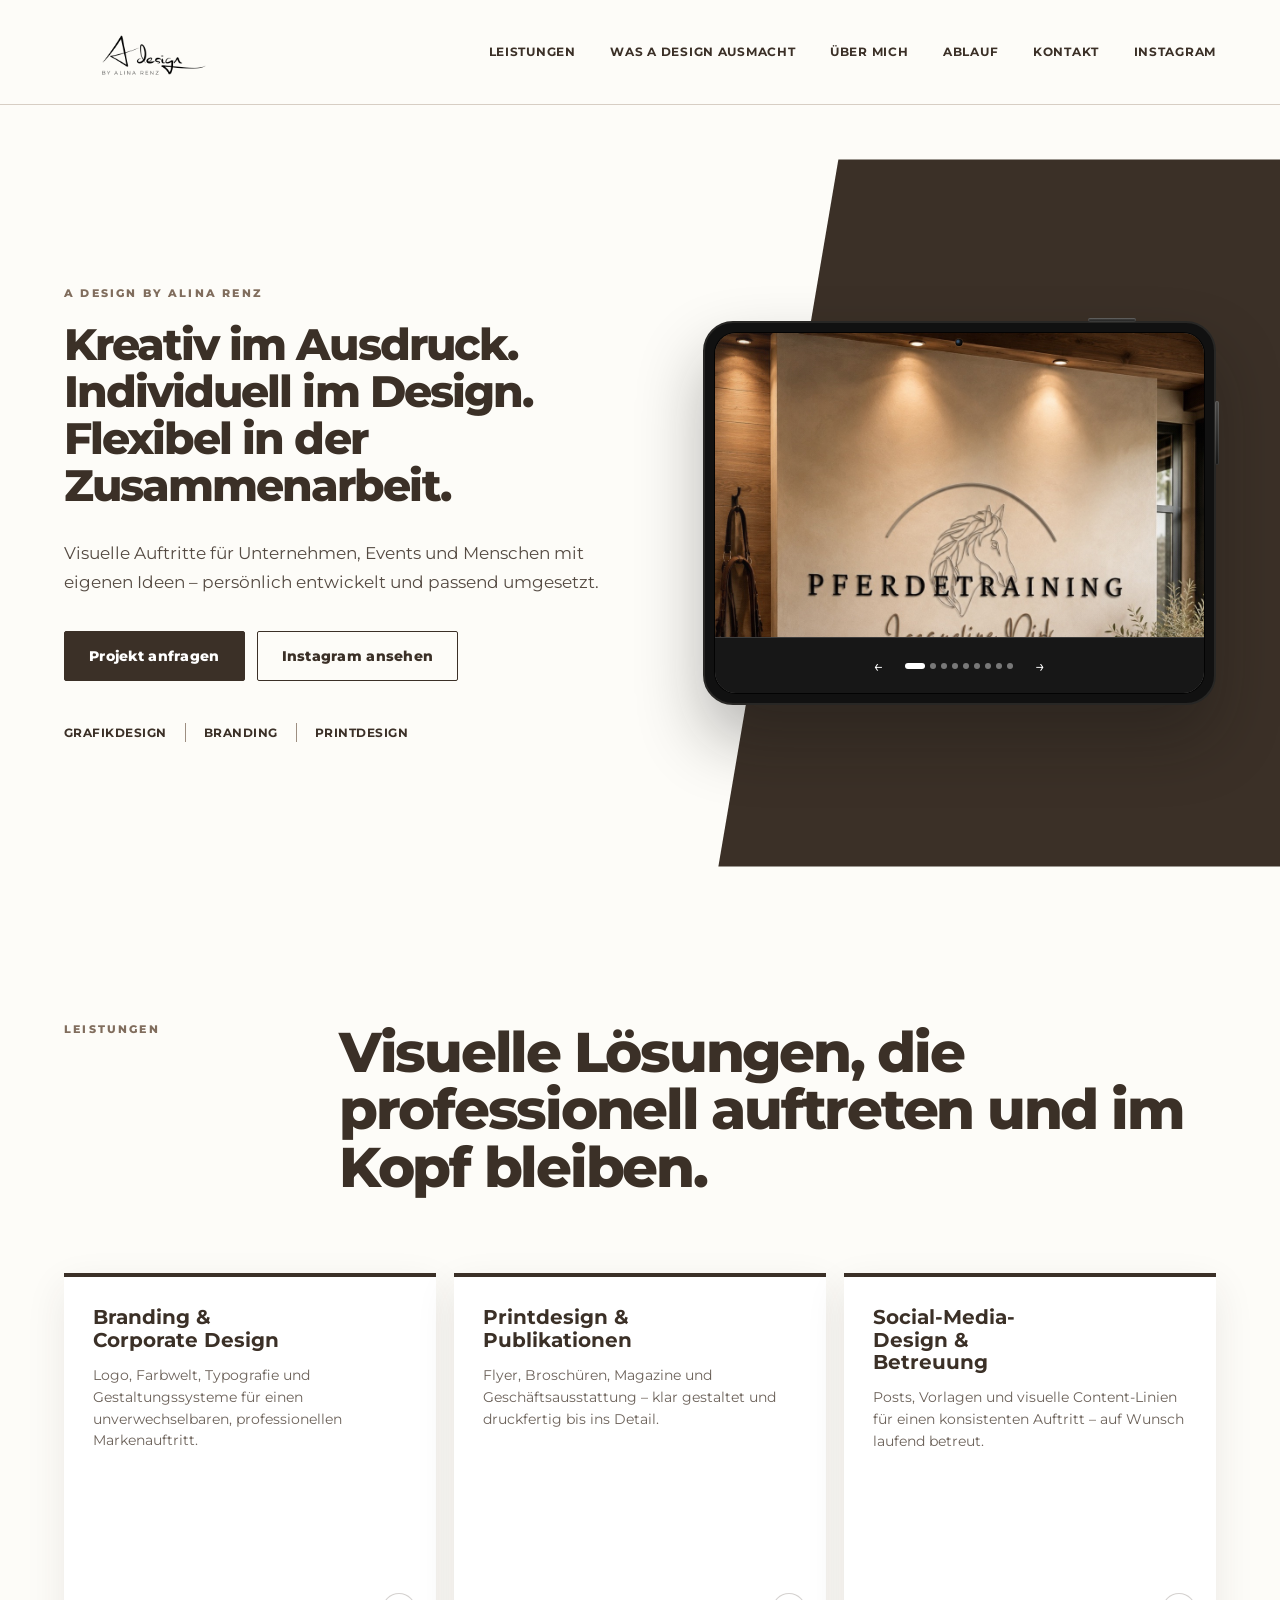
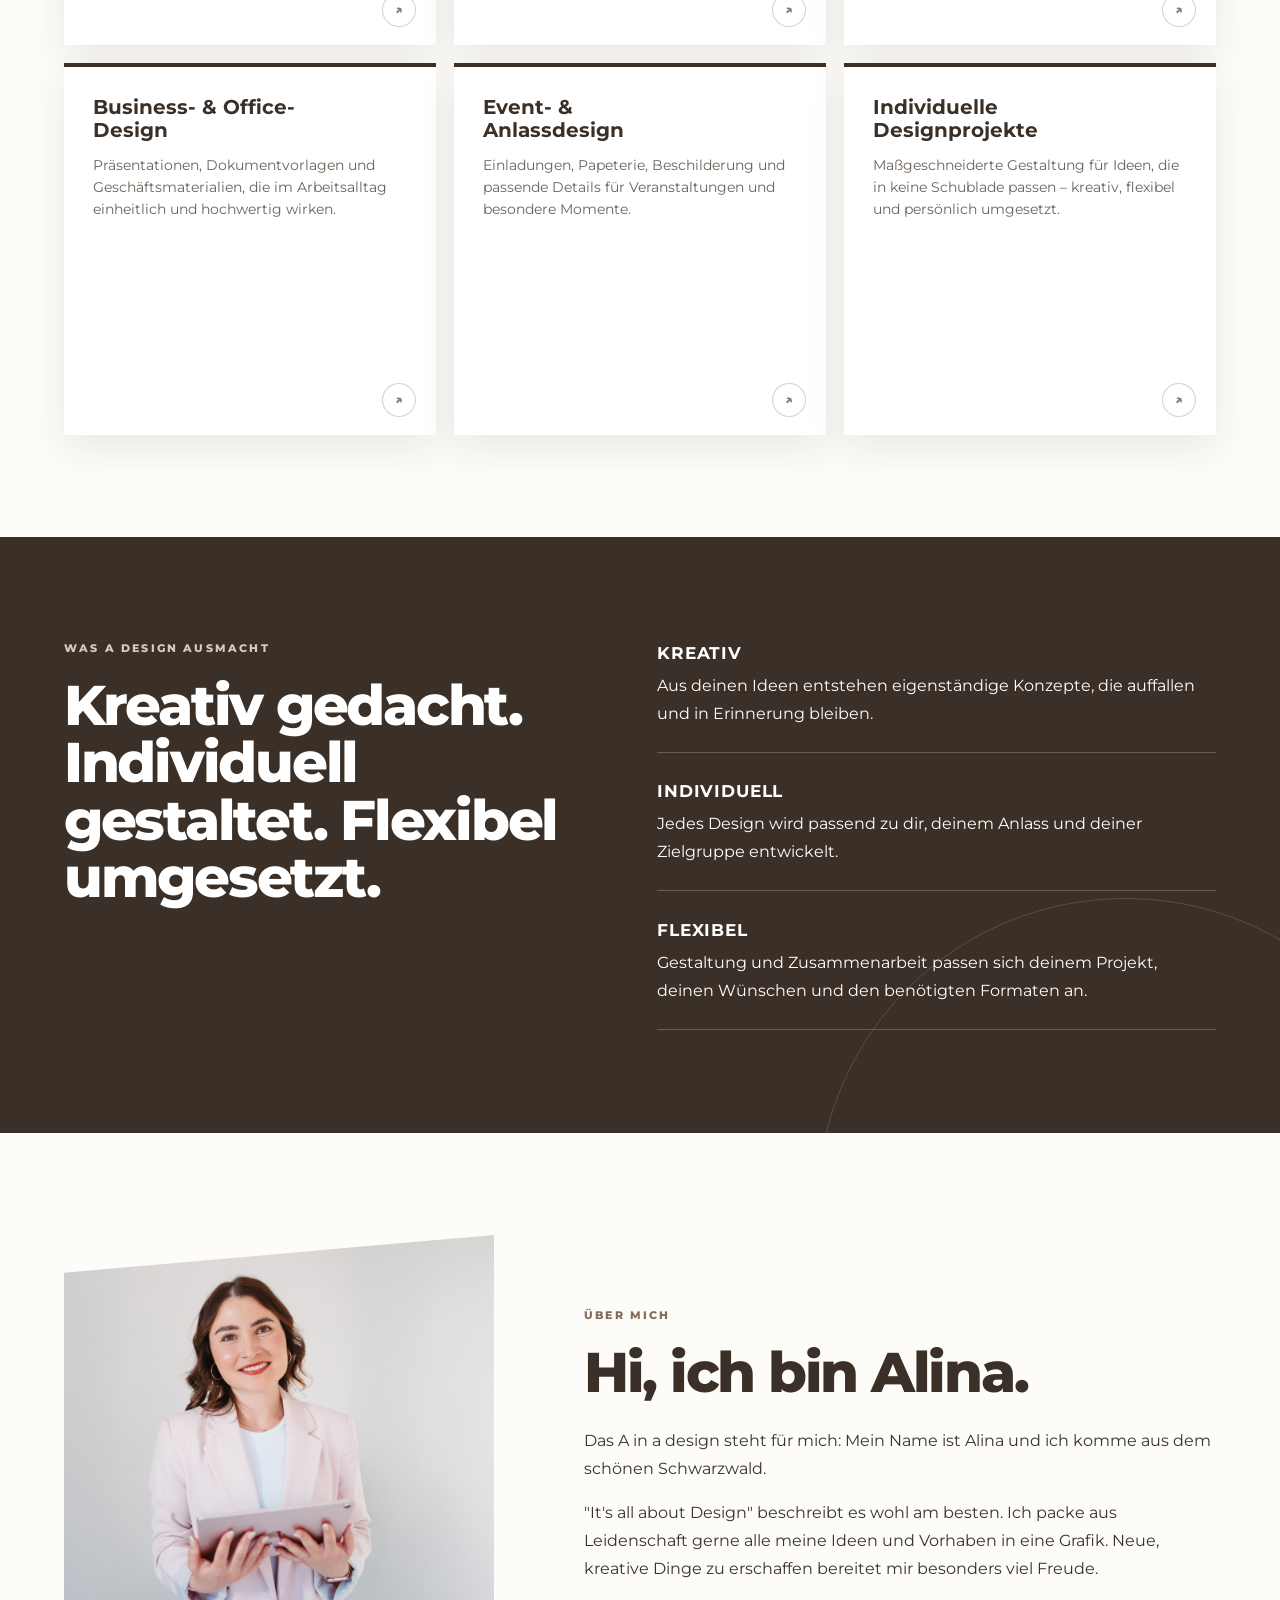
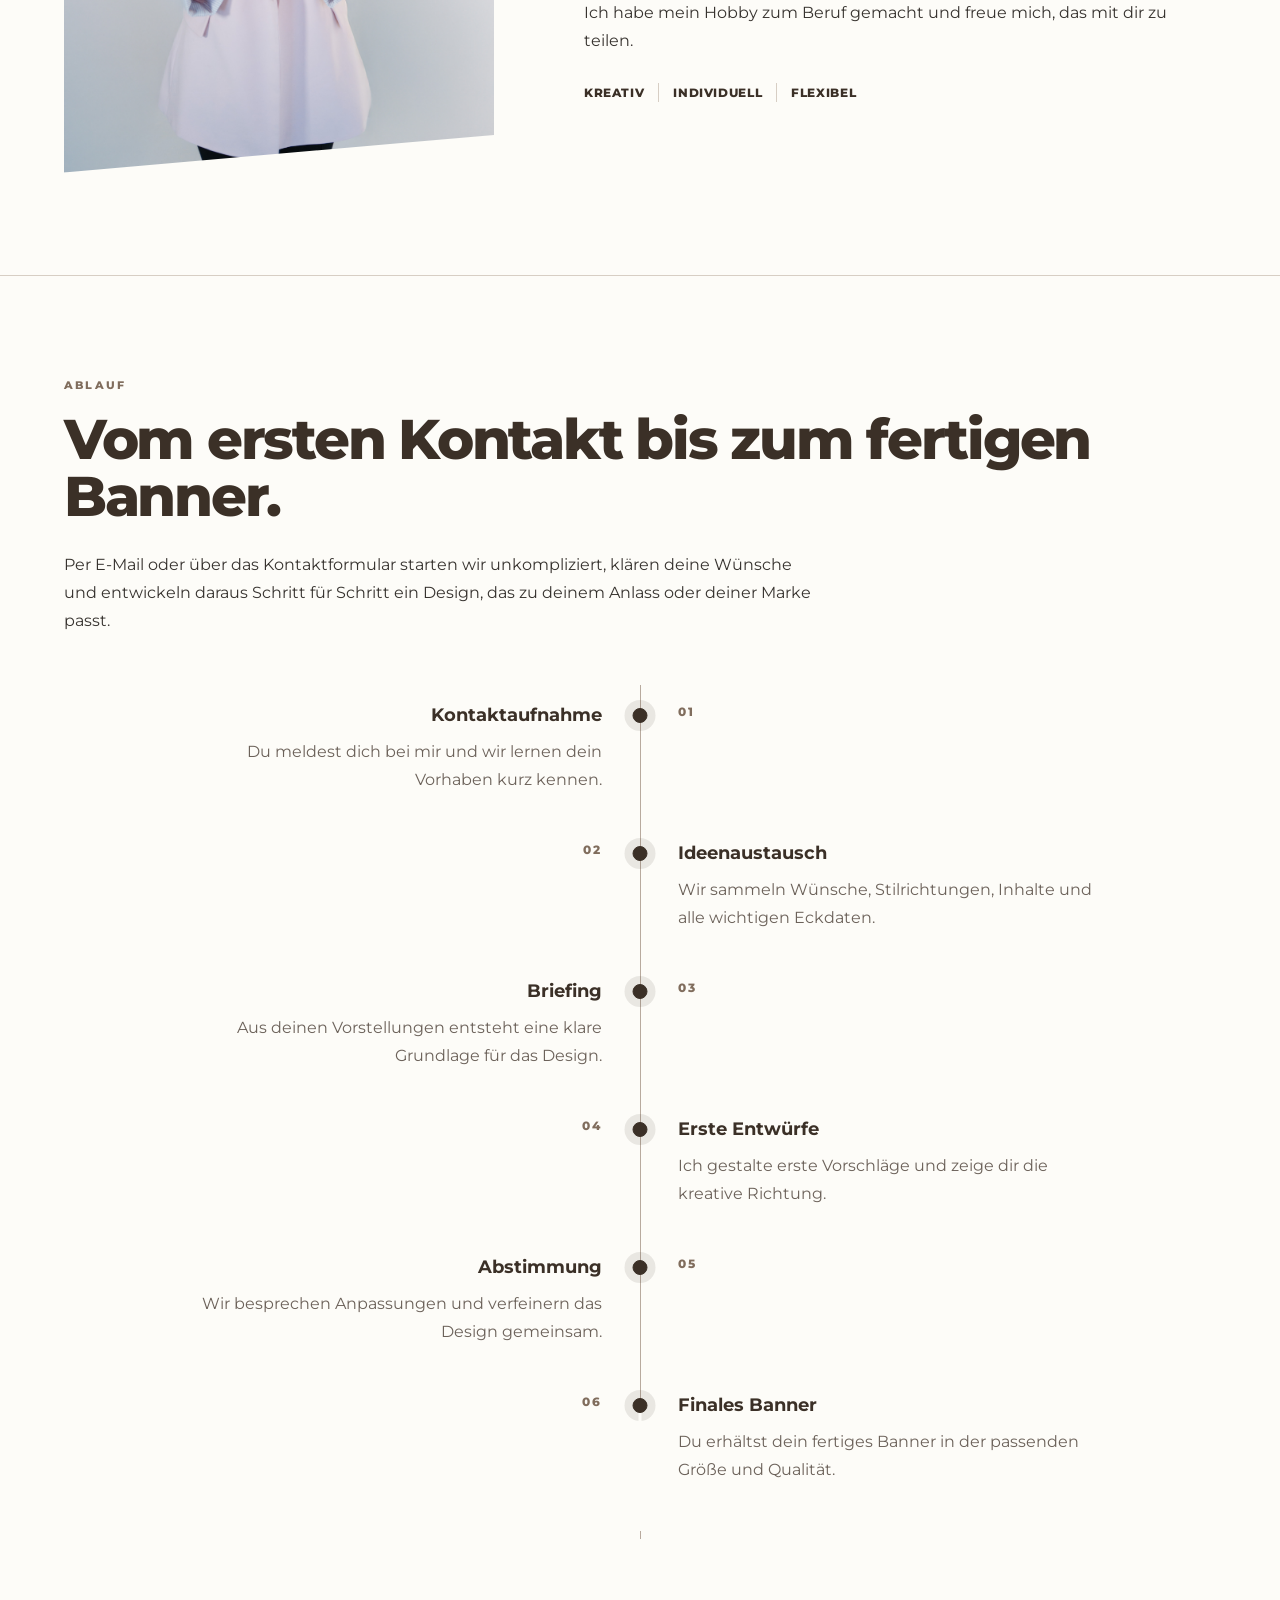
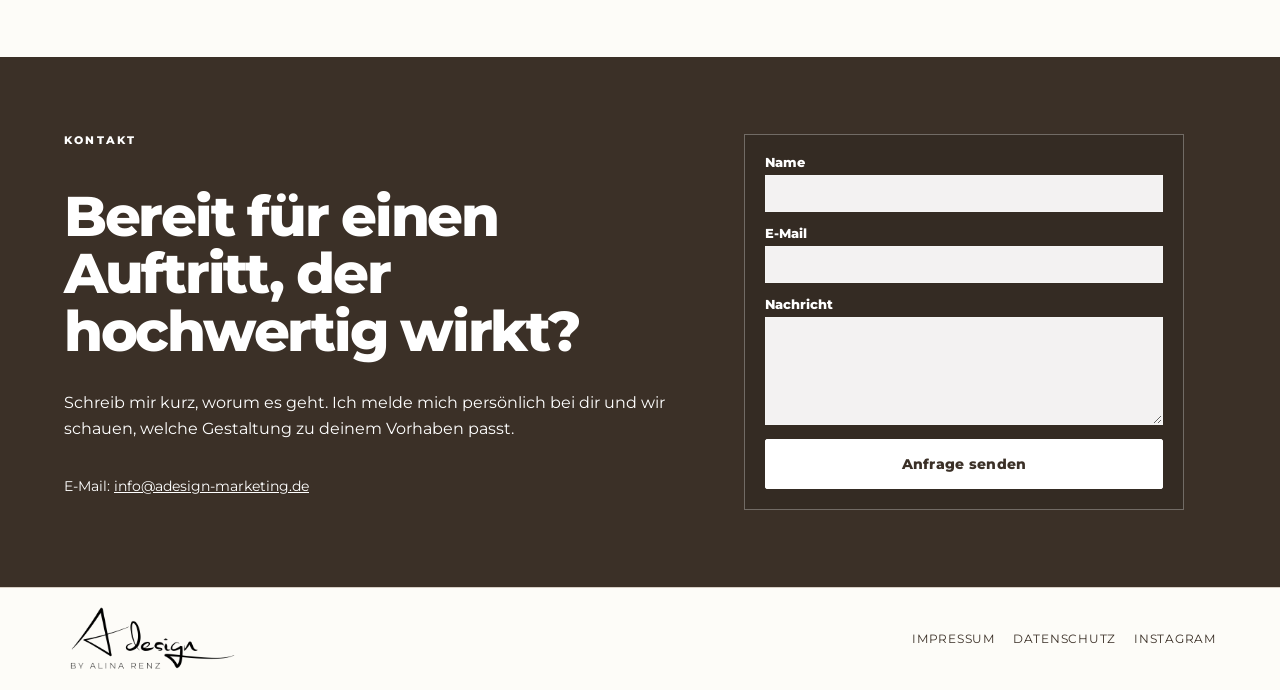
<file: index.html>
<!doctype html>
<html lang="de">
<head>
  <meta charset="utf-8" />
  <meta name="viewport" content="width=device-width, initial-scale=1" />
  <title>a design by Alina Renz</title>
  <meta name="description" content="Kreatives, individuelles und flexibles Design: Branding, Printdesign und Social-Media-Design von a design by Alina Renz." />
  <link rel="preconnect" href="https://fonts.googleapis.com">
  <link rel="preconnect" href="https://fonts.gstatic.com" crossorigin>
  <link href="https://fonts.googleapis.com/css2?family=Montserrat:wght@400;500;600;700;800;900&amp;display=swap" rel="stylesheet">
  <link rel="stylesheet" href="styles.css?v=22" />
</head>
<body>
<header class="site-header">
  <a class="logo" href="#top"><img src="assets/logo-schwarz.png" alt="a design by Alina Renz"></a>
  <nav class="site-nav" id="site-navigation">
    <a href="#leistungen">Leistungen</a>
    <a href="#studio">Was a design ausmacht</a>
    <a href="#about">Über mich</a>
    <a href="#ablauf">Ablauf</a>
    <a href="#kontakt">Kontakt</a>
    <a href="https://www.instagram.com/about_adesign" target="_blank" rel="noopener">Instagram</a>
  </nav>
  <button class="menu-toggle" type="button" aria-controls="site-navigation" aria-expanded="false" aria-label="Menü öffnen">
    <span aria-hidden="true"></span>
    <span aria-hidden="true"></span>
    <span aria-hidden="true"></span>
  </button>
  <a class="header-cta" href="#kontakt">Projekt anfragen</a>
</header>

<main id="top">
  <section class="hero">
    <div class="hero-copy">
      <p class="eyebrow">a design by Alina Renz</p>
      <h1>Kreativ im Ausdruck.<br>Individuell im Design.<br>Flexibel in der Zusammenarbeit.</h1>
      <p class="lead">Visuelle Auftritte für Unternehmen, Events und Menschen mit eigenen Ideen – persönlich entwickelt und passend umgesetzt.</p>
      <div class="cta-row">
        <a class="btn primary" href="#kontakt">Projekt anfragen</a>
        <a class="btn ghost" href="https://www.instagram.com/about_adesign" target="_blank" rel="noopener">Instagram ansehen</a>
      </div>
      <div class="hero-proof" aria-label="Leistungsschwerpunkte von a design">
        <span>Grafikdesign</span>
        <span>Branding</span>
        <span>Printdesign</span>
      </div>
    </div>
    <div class="hero-visual" aria-label="Ausgewählte Arbeiten von a design">
      <div class="device-stage">
        <div class="tablet">
          <span class="tablet-button tablet-button-top" aria-hidden="true"></span>
          <span class="tablet-button tablet-button-side" aria-hidden="true"></span>
          <div class="tablet-screen">
            <span class="tablet-camera" aria-hidden="true"></span>
            <div class="portfolio-slider" data-slider tabindex="0" aria-roledescription="Karussell" aria-label="Designreferenzen">
              <div class="screen-track" data-slider-track>
                <figure class="portfolio-slide is-active"><img src="assets/work-01.jpg" alt="Arbeitsbeispiel von a design, 1 von 9"></figure>
                <figure class="portfolio-slide business-card-slide"><img src="assets/work-03.jpg" alt="Visitenkarten-Vorder- und Rückseite als Arbeitsbeispiel von a design, 2 von 9" loading="lazy"></figure>
                <figure class="portfolio-slide"><img src="assets/work-04.jpg" alt="Arbeitsbeispiel von a design, 3 von 9" loading="lazy"></figure>
                <figure class="portfolio-slide"><img src="assets/work-05.jpg" alt="Arbeitsbeispiel von a design, 4 von 9" loading="lazy"></figure>
                <figure class="portfolio-slide"><img src="assets/work-06.jpg" alt="Arbeitsbeispiel von a design, 5 von 9" loading="lazy"></figure>
                <figure class="portfolio-slide"><img src="assets/work-07.jpg" alt="Arbeitsbeispiel von a design, 6 von 9" loading="lazy"></figure>
                <figure class="portfolio-slide"><img src="assets/portfolio-new-01.jpg" alt="Neues Arbeitsbeispiel von a design, 7 von 9" loading="lazy"></figure>
                <figure class="portfolio-slide"><img src="assets/portfolio-new-02.jpg" alt="Neues Arbeitsbeispiel von a design, 8 von 9" loading="lazy"></figure>
                <figure class="portfolio-slide"><img src="assets/work-12.jpg" alt="Arbeitsbeispiel von a design, 9 von 9" loading="lazy"></figure>
              </div>
            </div>
            <div class="portfolio-controls" aria-label="Slider-Steuerung">
              <button class="slider-arrow" type="button" data-slider-prev aria-label="Vorheriges Projekt">&#8592;</button>
              <div class="slider-dots" data-slider-dots aria-label="Projekt auswählen"></div>
              <button class="slider-arrow" type="button" data-slider-next aria-label="Nächstes Projekt">&#8594;</button>
            </div>
          </div>
        </div>
      </div>
    </div>
  </section>

  <section id="leistungen" class="section services">
    <div class="section-heading">
      <p class="eyebrow">Leistungen</p>
      <h2>Visuelle Lösungen, die professionell auftreten und im Kopf bleiben.</h2>
    </div>
    <div class="service-grid">
      <article class="service-card" tabindex="0" role="button" aria-pressed="false" aria-label="Beispiel für Branding und Corporate Design anzeigen">
        <div class="service-card-inner">
          <div class="service-face service-front">
            <h3>Branding &amp; Corporate Design</h3>
            <p>Logo, Farbwelt, Typografie und Gestaltungssysteme für einen unverwechselbaren, professionellen Markenauftritt.</p>
            <span class="flip-hint" aria-hidden="true">↗</span>
          </div>
          <div class="service-face service-back">
            <!-- Austauschbares Beispielbild: assets/service-branding-beauty-heaven.png -->
            <img src="assets/service-branding-beauty-heaven.png" alt="Beauty-Heaven-Wandlogo als Beispiel für Branding und Corporate Design" loading="lazy">
          </div>
        </div>
      </article>
      <article class="service-card" tabindex="0" role="button" aria-pressed="false" aria-label="Beispiel für Printdesign und Publikationen anzeigen">
        <div class="service-card-inner">
          <div class="service-face service-front">
            <h3>Printdesign &amp; Publikationen</h3>
            <p>Flyer, Broschüren, Magazine und Geschäftsausstattung – klar gestaltet und druckfertig bis ins Detail.</p>
            <span class="flip-hint" aria-hidden="true">↗</span>
          </div>
          <div class="service-face service-back">
            <!-- Austauschbares Beispielbild: assets/service-print.jpg -->
            <img src="assets/service-print.jpg" alt="Beispiel für Printdesign und Publikationen" loading="lazy">
          </div>
        </div>
      </article>
      <article class="service-card" tabindex="0" role="button" aria-pressed="false" aria-label="Beispiel für Social-Media-Design und Betreuung anzeigen">
        <div class="service-card-inner">
          <div class="service-face service-front">
            <h3>Social-Media-Design &amp; Betreuung</h3>
            <p>Posts, Vorlagen und visuelle Content-Linien für einen konsistenten Auftritt – auf Wunsch laufend betreut.</p>
            <span class="flip-hint" aria-hidden="true">↗</span>
          </div>
          <div class="service-face service-back">
            <!-- Austauschbares Beispielbild: assets/IMG_0538.jpg -->
            <img src="assets/IMG_0538.jpg" alt="Beispiel für Social-Media-Design und Betreuung" loading="lazy">
          </div>
        </div>
      </article>
      <article class="service-card" tabindex="0" role="button" aria-pressed="false" aria-label="Beispiel für Business und Office Design anzeigen">
        <div class="service-card-inner">
          <div class="service-face service-front">
            <h3>Business- &amp; Office-Design</h3>
            <p>Präsentationen, Dokumentvorlagen und Geschäftsmaterialien, die im Arbeitsalltag einheitlich und hochwertig wirken.</p>
            <span class="flip-hint" aria-hidden="true">↗</span>
          </div>
          <div class="service-face service-back">
            <!-- Austauschbares Beispielbild: assets/service-business-office.jpg -->
            <img src="assets/service-business-office.jpg" alt="Beispiel für Business und Office Design" loading="lazy">
          </div>
        </div>
      </article>
      <article class="service-card" tabindex="0" role="button" aria-pressed="false" aria-label="Beispiel für Event und Anlass Design anzeigen">
        <div class="service-card-inner">
          <div class="service-face service-front">
            <h3>Event- &amp; Anlassdesign</h3>
            <p>Einladungen, Papeterie, Beschilderung und passende Details für Veranstaltungen und besondere Momente.</p>
            <span class="flip-hint" aria-hidden="true">↗</span>
          </div>
          <div class="service-face service-back">
            <!-- Austauschbares Beispielbild: assets/service-event-img5745.jpg -->
            <img src="assets/service-event-img5745.jpg" alt="Beispiel für Event und Anlass Design" loading="lazy">
          </div>
        </div>
      </article>
      <article class="service-card" tabindex="0" role="button" aria-pressed="false" aria-label="Beispiel für individuelle Designprojekte anzeigen">
        <div class="service-card-inner">
          <div class="service-face service-front">
            <h3>Individuelle Designprojekte</h3>
            <p>Maßgeschneiderte Gestaltung für Ideen, die in keine Schublade passen – kreativ, flexibel und persönlich umgesetzt.</p>
            <span class="flip-hint" aria-hidden="true">↗</span>
          </div>
          <div class="service-face service-back">
            <!-- Austauschbares Beispielbild: assets/service-individual-custom.jpg -->
            <img src="assets/service-individual-custom.jpg" alt="Beispiel für ein individuelles Designprojekt" loading="lazy">
          </div>
        </div>
      </article>
    </div>
  </section>

  <section id="studio" class="section studio-strip">
    <div>
      <p class="eyebrow">Was a design ausmacht</p>
      <h2>Kreativ gedacht. Individuell gestaltet. Flexibel umgesetzt.</h2>
    </div>
    <div class="studio-points">
      <p><strong>Kreativ</strong><br>Aus deinen Ideen entstehen eigenständige Konzepte, die auffallen und in Erinnerung bleiben.</p>
      <p><strong>Individuell</strong><br>Jedes Design wird passend zu dir, deinem Anlass und deiner Zielgruppe entwickelt.</p>
      <p><strong>Flexibel</strong><br>Gestaltung und Zusammenarbeit passen sich deinem Projekt, deinen Wünschen und den benötigten Formaten an.</p>
    </div>
  </section>

  <section id="about" class="section split about">
    <div class="portrait">
      <img class="portrait-image" src="assets/Ich.png" alt="Alina Renz" loading="lazy">
    </div>
    <div>
      <p class="eyebrow">Über mich</p>
      <h2>Hi, ich bin Alina.</h2>
      <p>Das A in a design steht für mich: Mein Name ist Alina und ich komme aus dem schönen Schwarzwald.</p>
      <p>"It's all about Design" beschreibt es wohl am besten. Ich packe aus Leidenschaft gerne alle meine Ideen und Vorhaben in eine Grafik. Neue, kreative Dinge zu erschaffen bereitet mir besonders viel Freude.</p>
      <p>Ich habe mein Hobby zum Beruf gemacht und freue mich, das mit dir zu teilen.</p>
      <div class="signature-line">
        <span>kreativ</span>
        <span>individuell</span>
        <span>flexibel</span>
      </div>
    </div>
  </section>

  <section id="ablauf" class="section process">
    <p class="eyebrow">Ablauf</p>
    <h2>Vom ersten Kontakt bis zum fertigen Banner.</h2>
    <div class="process-intro">
      <p>Per E-Mail oder über das Kontaktformular starten wir unkompliziert, klären deine Wünsche und entwickeln daraus Schritt für Schritt ein Design, das zu deinem Anlass oder deiner Marke passt.</p>
    </div>
    <ol class="steps">
      <li><span>01</span><div><h3>Kontaktaufnahme</h3><p>Du meldest dich bei mir und wir lernen dein Vorhaben kurz kennen.</p></div></li>
      <li><span>02</span><div><h3>Ideenaustausch</h3><p>Wir sammeln Wünsche, Stilrichtungen, Inhalte und alle wichtigen Eckdaten.</p></div></li>
      <li><span>03</span><div><h3>Briefing</h3><p>Aus deinen Vorstellungen entsteht eine klare Grundlage für das Design.</p></div></li>
      <li><span>04</span><div><h3>Erste Entwürfe</h3><p>Ich gestalte erste Vorschläge und zeige dir die kreative Richtung.</p></div></li>
      <li><span>05</span><div><h3>Abstimmung</h3><p>Wir besprechen Anpassungen und verfeinern das Design gemeinsam.</p></div></li>
      <li><span>06</span><div><h3>Finales Banner</h3><p>Du erhältst dein fertiges Banner in der passenden Größe und Qualität.</p></div></li>
    </ol>
  </section>

  <section id="kontakt" class="section contact">
    <p class="eyebrow">Kontakt</p>
    <h2>Bereit für einen Auftritt, der hochwertig wirkt?</h2>
    <p>Schreib mir kurz, worum es geht. Ich melde mich persönlich bei dir und wir schauen, welche Gestaltung zu deinem Vorhaben passt.</p>

    <form action="https://formsubmit.co/info@adesign-marketing.de" method="POST">
      <input type="hidden" name="_subject" value="Neue Anfrage über adesign-marketing.de">
      <input type="hidden" name="_captcha" value="false">
      <label>Name<input required name="name" type="text"></label>
      <label>E-Mail<input required name="email" type="email"></label>
      <label>Nachricht<textarea required name="message" rows="5"></textarea></label>
      <button class="btn primary" type="submit">Anfrage senden</button>
    </form>

    <p class="small">E-Mail: <a href="mailto:info@adesign-marketing.de">info@adesign-marketing.de</a></p>
  </section>
</main>

<footer>
  <img src="assets/logo-weiss.png" alt="a design Logo">
  <div>
    <a href="impressum.html">Impressum</a>
    <a href="datenschutz.html">Datenschutz</a>
    <a href="https://www.instagram.com/about_adesign" target="_blank" rel="noopener">Instagram</a>
  </div>
</footer>

<script src="script.js?v=12"></script>
</body>
</html>
</file>
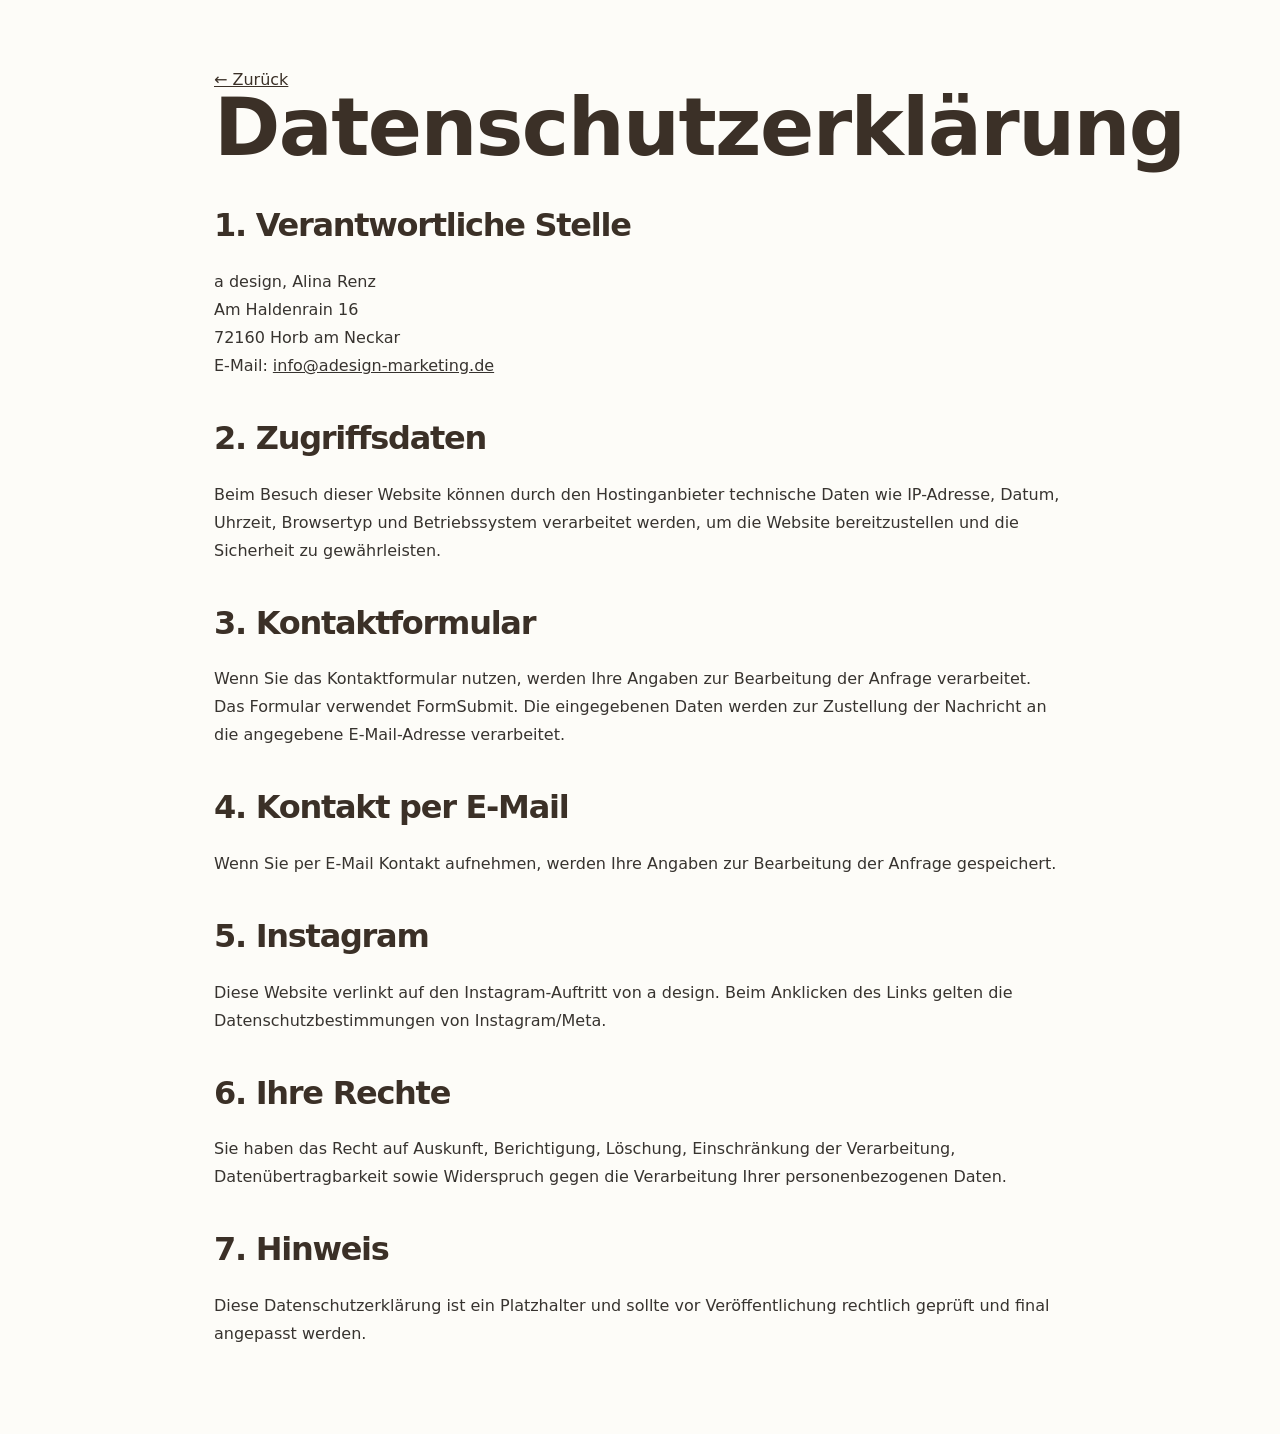
<file: datenschutz.html>
<!doctype html>
<html lang="de">
<head>
  <meta charset="utf-8">
  <meta name="viewport" content="width=device-width, initial-scale=1">
  <title>Datenschutz | a design</title>
  <link rel="stylesheet" href="styles.css">
</head>
<body>
<main class="legal">
  <a href="index.html">← Zurück</a>
  <h1>Datenschutzerklärung</h1>

  <h2>1. Verantwortliche Stelle</h2>
  <p>
    a design, Alina Renz<br>
    Am Haldenrain 16<br>
    72160 Horb am Neckar<br>
    E-Mail: <a href="mailto:info@adesign-marketing.de">info@adesign-marketing.de</a>
  </p>

  <h2>2. Zugriffsdaten</h2>
  <p>Beim Besuch dieser Website können durch den Hostinganbieter technische Daten wie IP-Adresse, Datum, Uhrzeit, Browsertyp und Betriebssystem verarbeitet werden, um die Website bereitzustellen und die Sicherheit zu gewährleisten.</p>

  <h2>3. Kontaktformular</h2>
  <p>Wenn Sie das Kontaktformular nutzen, werden Ihre Angaben zur Bearbeitung der Anfrage verarbeitet. Das Formular verwendet FormSubmit. Die eingegebenen Daten werden zur Zustellung der Nachricht an die angegebene E-Mail-Adresse verarbeitet.</p>

  <h2>4. Kontakt per E-Mail</h2>
  <p>Wenn Sie per E-Mail Kontakt aufnehmen, werden Ihre Angaben zur Bearbeitung der Anfrage gespeichert.</p>

  <h2>5. Instagram</h2>
  <p>Diese Website verlinkt auf den Instagram-Auftritt von a design. Beim Anklicken des Links gelten die Datenschutzbestimmungen von Instagram/Meta.</p>

  <h2>6. Ihre Rechte</h2>
  <p>Sie haben das Recht auf Auskunft, Berichtigung, Löschung, Einschränkung der Verarbeitung, Datenübertragbarkeit sowie Widerspruch gegen die Verarbeitung Ihrer personenbezogenen Daten.</p>

  <h2>7. Hinweis</h2>
  <p>Diese Datenschutzerklärung ist ein Platzhalter und sollte vor Veröffentlichung rechtlich geprüft und final angepasst werden.</p>
</main>
</body>
</html>
</file>
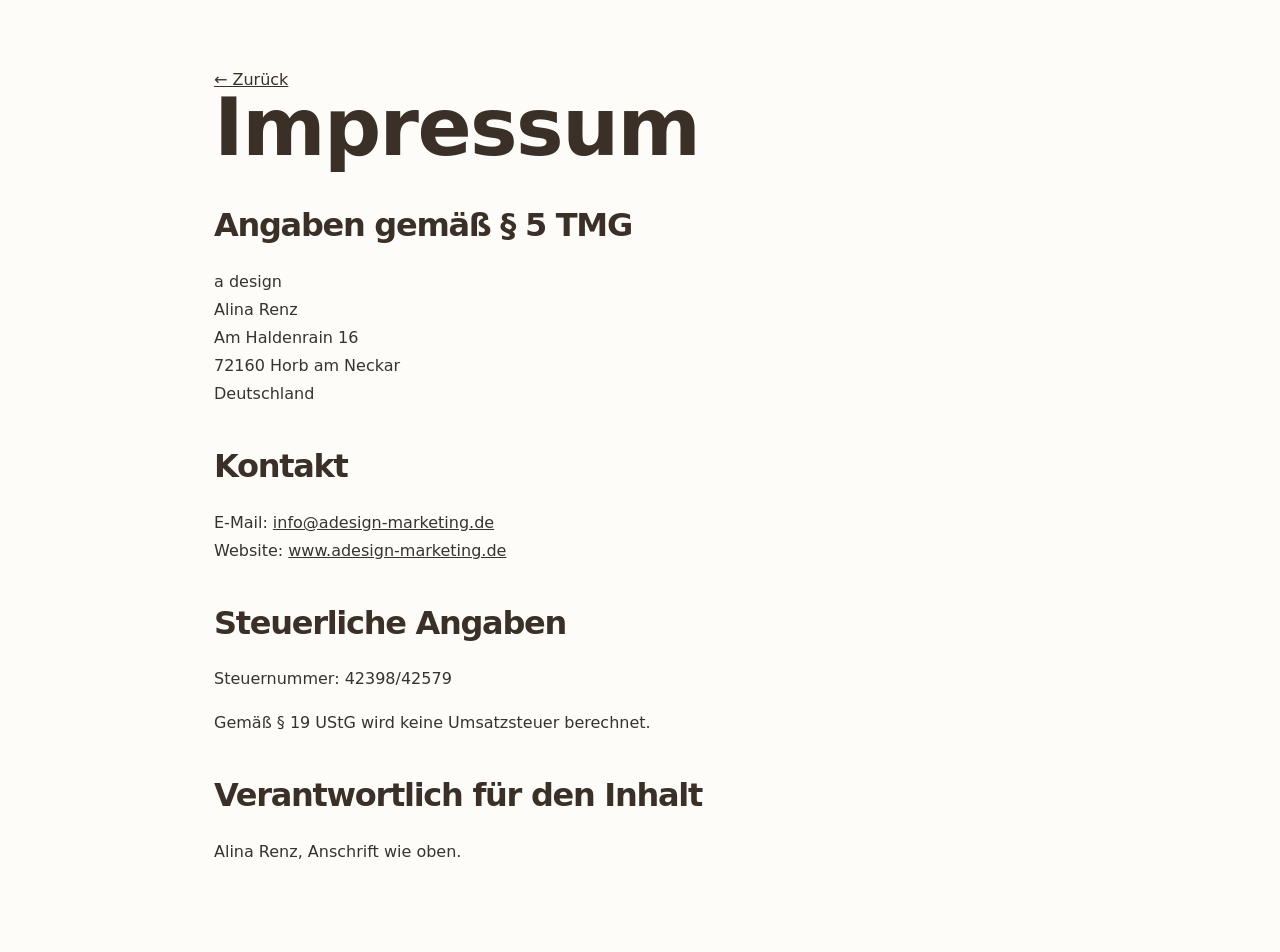
<file: impressum.html>
<!doctype html>
<html lang="de">
<head>
  <meta charset="utf-8">
  <meta name="viewport" content="width=device-width, initial-scale=1">
  <title>Impressum | a design</title>
  <link rel="stylesheet" href="styles.css">
</head>
<body>
<main class="legal">
  <a href="index.html">← Zurück</a>
  <h1>Impressum</h1>

  <h2>Angaben gemäß § 5 TMG</h2>
  <p>
    a design<br>
    Alina Renz<br>
    Am Haldenrain 16<br>
    72160 Horb am Neckar<br>
    Deutschland
  </p>

  <h2>Kontakt</h2>
  <p>
    E-Mail: <a href="mailto:info@adesign-marketing.de">info@adesign-marketing.de</a><br>
    Website: <a href="https://www.adesign-marketing.de">www.adesign-marketing.de</a>
  </p>

  <h2>Steuerliche Angaben</h2>
  <p>Steuernummer: 42398/42579</p>
  <p>Gemäß § 19 UStG wird keine Umsatzsteuer berechnet.</p>

  <h2>Verantwortlich für den Inhalt</h2>
  <p>Alina Renz, Anschrift wie oben.</p>
</main>
</body>
</html>
</file>
<file: styles.css>
:root{
  --ink:#11100f;
  --paper:#fbfaf7;
  --surface:#f3eee8;
  --line:#ded7ce;
  --muted:#68615a;
  --accent:#a88667;
  --deep:#1b1917;
  --white:#fff;
}
*{box-sizing:border-box}
html{scroll-behavior:smooth}
body{
  margin:0;
  overflow-x:clip;
  font-family:"Montserrat", ui-sans-serif, system-ui, -apple-system, BlinkMacSystemFont, "Segoe UI", sans-serif;
  color:var(--ink);
  background:var(--paper);
}
a{color:inherit}
.js .reveal{
  opacity:0;
  transform:translate3d(0,34px,0);
  filter:blur(10px);
  transition:
    opacity .9s cubic-bezier(.16,1,.3,1) var(--reveal-delay,0ms),
    transform .9s cubic-bezier(.16,1,.3,1) var(--reveal-delay,0ms),
    filter .9s cubic-bezier(.16,1,.3,1) var(--reveal-delay,0ms);
  will-change:opacity,transform,filter;
}
.js .reveal.is-visible{
  opacity:1;
  transform:translate3d(0,0,0);
  filter:blur(0);
}
.site-header{
  position:sticky;
  top:0;
  z-index:10;
  display:flex;
  align-items:center;
  justify-content:space-between;
  gap:28px;
  padding:18px clamp(22px,5vw,72px);
  background:rgba(251,250,247,.94);
  border-bottom:1px solid var(--line);
  backdrop-filter:blur(18px);
  transition:padding .28s ease, background .28s ease, box-shadow .28s ease;
}
.js.is-scrolled .site-header{
  padding-top:12px;
  padding-bottom:12px;
  background:rgba(251,250,247,.98);
  box-shadow:0 14px 36px rgba(17,16,15,.06);
}
.logo img{width:clamp(130px,13vw,168px);display:block}
nav{
  display:flex;
  align-items:center;
  gap:clamp(16px,2.1vw,30px);
  color:#34302c;
  font-size:.82rem;
  font-weight:700;
}
nav a{
  text-decoration:none;
  transition:color .2s ease;
}
nav a:hover{color:var(--accent)}
.menu-toggle{
  display:none;
  width:44px;
  height:44px;
  flex:0 0 44px;
  align-items:center;
  justify-content:center;
  flex-direction:column;
  gap:5px;
  margin-left:auto;
  padding:0;
  border:1px solid var(--line);
  border-radius:50%;
  color:var(--ink);
  background:var(--paper);
  cursor:pointer;
}
.menu-toggle span{
  width:18px;
  height:2px;
  border-radius:2px;
  background:currentColor;
  transition:transform .25s ease, opacity .2s ease;
}
.site-header.is-menu-open .menu-toggle span:nth-child(1){transform:translateY(7px) rotate(45deg)}
.site-header.is-menu-open .menu-toggle span:nth-child(2){opacity:0}
.site-header.is-menu-open .menu-toggle span:nth-child(3){transform:translateY(-7px) rotate(-45deg)}
.header-cta{
  display:none;
  min-height:40px;
  align-items:center;
  justify-content:center;
  padding:0 16px;
  border:1px solid var(--ink);
  border-radius:999px;
  color:#fff;
  background:var(--ink);
  text-decoration:none;
  font-size:.76rem;
  font-weight:800;
}
.hero{
  position:relative;
  min-height:calc(100svh - 90px);
  display:grid;
  grid-template-columns:minmax(0,.95fr) minmax(440px,.9fr);
  gap:clamp(40px,4.5vw,72px);
  align-items:center;
  max-width:1440px;
  margin:0 auto;
  padding:clamp(62px,6vw,96px) clamp(22px,5vw,72px) clamp(76px,7vw,112px);
  isolation:isolate;
}
.hero::before{
  content:"";
  position:absolute;
  z-index:-1;
  width:min(52vw,740px);
  aspect-ratio:1;
  right:-12%;
  top:4%;
  border-radius:50%;
  background:radial-gradient(circle,rgba(168,134,103,.16),rgba(168,134,103,0) 69%);
  pointer-events:none;
}
.hero-copy{max-width:690px}
.js .hero-copy{
  opacity:calc(1 - (var(--hero-progress,0) * .24));
  transform:translate3d(0, calc(var(--hero-progress,0) * -18px), 0);
}
.eyebrow{
  margin:0 0 20px;
  text-transform:uppercase;
  letter-spacing:.18em;
  font-size:.72rem;
  color:var(--accent);
  font-weight:800;
}
h1,h2{
  margin:0 0 26px;
  letter-spacing:-.02em;
  line-height:.98;
}
h1{
  max-width:700px;
  font-size:clamp(3.5rem,5.4vw,6.35rem);
  font-weight:800;
}
h2{
  max-width:1040px;
  font-size:clamp(2.25rem,4.9vw,5rem);
  font-weight:800;
}
h3{
  margin:0 0 12px;
  font-size:1.15rem;
  line-height:1.25;
}
p{
  font-size:1rem;
  line-height:1.75;
  color:#37332f;
}
.lead{
  max-width:660px;
  font-size:clamp(1.08rem,1.45vw,1.24rem);
  color:#2f2b27;
}
.btn{
  display:inline-flex;
  align-items:center;
  justify-content:center;
  min-height:48px;
  padding:0 22px;
  border-radius:999px;
  text-decoration:none;
  border:1px solid var(--ink);
  font-size:.88rem;
  font-weight:800;
  transition:background .2s ease, color .2s ease, border-color .2s ease;
}
.primary{background:var(--ink);color:var(--white)}
.primary:hover{background:var(--accent);border-color:var(--accent)}
.ghost{background:transparent;color:var(--ink)}
.ghost:hover{background:var(--ink);color:var(--white)}
.cta-row{display:flex;gap:12px;flex-wrap:wrap;margin-top:34px}
.hero-proof{
  display:flex;
  flex-wrap:wrap;
  gap:10px;
  margin-top:38px;
}
.hero-proof span{
  border:1px solid var(--line);
  border-radius:999px;
  padding:9px 13px;
  color:#4a4540;
  font-size:.78rem;
  font-weight:700;
}
.hero-visual{
  min-width:0;
  min-height:520px;
  display:grid;
  place-items:center;
  perspective:1800px;
}
.device-stage{
  position:relative;
  width:100%;
  max-width:600px;
  min-height:520px;
  display:grid;
  place-items:center;
  transform:none;
}
.tablet{
  position:relative;
  width:min(100%,590px);
  aspect-ratio:4/3;
  padding:12px;
  border:2px solid #4b4a48;
  border-radius:34px;
  background:linear-gradient(145deg,#383735 0%,#111 42%,#050505 100%);
  box-shadow:
    0 38px 70px rgba(17,16,15,.22),
    0 12px 26px rgba(17,16,15,.12),
    inset 0 0 0 1px rgba(255,255,255,.2),
    inset 0 -3px 5px rgba(0,0,0,.72);
  transform:none;
  transform-style:preserve-3d;
  animation:none;
}
.tablet-camera{
  position:absolute;
  z-index:5;
  top:6px;
  left:50%;
  width:7px;
  height:7px;
  border-radius:50%;
  background:radial-gradient(circle at 35% 35%,#36506a 0 12%,#111 38%,#020202 72%);
  box-shadow:0 0 0 1px rgba(255,255,255,.08);
  transform:translateX(-50%);
}
.tablet-button{
  position:absolute;
  z-index:-1;
  display:block;
  border-radius:4px;
  background:linear-gradient(#4c4b49,#181817);
  box-shadow:inset 0 0 0 1px rgba(255,255,255,.12);
}
.tablet-button-top{
  width:48px;
  height:4px;
  top:-5px;
  right:78px;
}
.tablet-button-side{
  width:4px;
  height:64px;
  right:-5px;
  top:78px;
}
.tablet-screen{
  position:relative;
  height:100%;
  overflow:hidden;
  border-radius:24px;
  background:#171615;
  box-shadow:
    inset 0 0 0 1px rgba(255,255,255,.25),
    0 0 0 1px rgba(0,0,0,.8);
}
.tablet-screen::after{
  content:"";
  position:absolute;
  z-index:4;
  inset:0;
  border-radius:inherit;
  background:linear-gradient(115deg,rgba(255,255,255,.12),transparent 33%,transparent 70%,rgba(255,255,255,.06));
  pointer-events:none;
}
.portfolio-slider{
  width:100%;
  height:100%;
  overflow:hidden;
  touch-action:pan-y;
}
.portfolio-slider:focus-visible{
  outline:3px solid var(--accent);
  outline-offset:-5px;
}
.screen-track{
  width:100%;
  height:100%;
  display:flex;
  transition:transform .75s cubic-bezier(.22,1,.36,1);
  will-change:transform;
}
.portfolio-slide{
  position:relative;
  flex:0 0 100%;
  width:100%;
  height:100%;
  margin:0;
  display:grid;
  place-items:center;
  overflow:hidden;
  background:#171615;
}
.portfolio-slide::before{
  content:"";
  position:absolute;
  inset:0;
  z-index:1;
  background:radial-gradient(circle at center,transparent 48%,rgba(17,16,15,.08));
  pointer-events:none;
}
.portfolio-slide img{
  position:relative;
  z-index:0;
  width:100%;
  height:100%;
  display:block;
  object-fit:cover;
  object-position:center;
}
.portfolio-controls{
  position:absolute;
  z-index:8;
  left:50%;
  bottom:12px;
  display:flex;
  align-items:center;
  gap:12px;
  padding:7px 10px;
  border:1px solid rgba(255,255,255,.2);
  border-radius:999px;
  background:rgba(17,16,15,.72);
  box-shadow:0 10px 28px rgba(17,16,15,.18);
  backdrop-filter:blur(14px);
  transform:translateX(-50%);
}
.slider-arrow{
  width:34px;
  height:34px;
  display:grid;
  place-items:center;
  padding:0;
  border:0;
  border-radius:50%;
  color:#fff;
  background:transparent;
  cursor:pointer;
  font:inherit;
  font-size:1.05rem;
  transition:color .2s ease,background .2s ease;
}
.slider-arrow:hover,
.slider-arrow:focus-visible{
  color:var(--ink);
  background:#fff;
  outline:none;
}
.slider-dots{
  display:flex;
  align-items:center;
  gap:5px;
}
.slider-dot{
  width:6px;
  height:6px;
  padding:0;
  border:0;
  border-radius:50%;
  background:rgba(255,255,255,.42);
  cursor:pointer;
  transition:width .25s ease,background .25s ease;
}
.slider-dot.is-active{
  width:20px;
  border-radius:999px;
  background:#fff;
}
.slider-dot:focus-visible{
  outline:2px solid var(--accent);
  outline-offset:3px;
}
.device-chip{
  position:absolute;
  z-index:2;
  padding:11px 15px;
  border:1px solid rgba(17,16,15,.12);
  border-radius:999px;
  color:#332d28;
  background:rgba(251,250,247,.82);
  box-shadow:0 18px 40px rgba(17,16,15,.1);
  backdrop-filter:blur(14px);
  font-size:.78rem;
  font-weight:800;
}
.chip-one{left:-2%;top:14%;animation:chipFloat 6.5s ease-in-out infinite}
.chip-two{right:-3%;top:42%;animation:chipFloat 7s ease-in-out .5s infinite}
.chip-three{left:5%;bottom:13%;animation:chipFloat 6s ease-in-out 1s infinite}
.section{
  max-width:1440px;
  margin:0 auto;
  padding:clamp(86px,9vw,132px) clamp(22px,7vw,104px);
}
.section-heading{
  display:grid;
  grid-template-columns:minmax(150px,.25fr) minmax(0,1fr);
  gap:clamp(28px,5vw,74px);
  align-items:start;
  margin-bottom:48px;
}
.services{
  border-top:1px solid var(--line);
}
.service-grid{
  display:grid;
  grid-template-columns:repeat(4,1fr);
  border-top:1px solid var(--line);
  border-left:1px solid var(--line);
}
.service-card{
  min-height:300px;
  display:flex;
  flex-direction:column;
  padding:28px;
  border-right:1px solid var(--line);
  border-bottom:1px solid var(--line);
  background:var(--paper);
  transition:background .28s ease, transform .28s ease;
}
.service-card:hover{
  background:#fff;
  transform:translateY(-4px);
}
.service-card.featured{
  background:var(--surface);
  color:var(--ink);
}
.service-card.featured p{color:var(--muted)}
.service-card span{
  margin-bottom:auto;
  color:var(--accent);
  font-size:.82rem;
  font-weight:800;
}
.service-card p{margin:0;color:var(--muted)}
.studio-strip{
  max-width:none;
  display:grid;
  grid-template-columns:minmax(0,.9fr) minmax(320px,1fr);
  gap:clamp(42px,7vw,94px);
  background:var(--deep);
  color:var(--paper);
}
.studio-strip > *{
  max-width:640px;
}
.studio-strip p,.studio-strip h2{color:var(--paper)}
.studio-points{
  display:grid;
  gap:0;
}
.studio-points p{
  margin:0;
  padding:24px 0;
  border-bottom:1px solid rgba(255,255,255,.16);
  color:#e7ded4;
}
.studio-points p:first-child{padding-top:0}
.studio-points strong{color:var(--white);font-size:1.02rem}
.split{
  display:grid;
  grid-template-columns:minmax(280px,.68fr) minmax(0,1fr);
  gap:clamp(44px,7vw,96px);
  align-items:center;
}
.about{
  background:var(--paper);
}
.portrait{
  aspect-ratio:4/5;
  display:grid;
  place-items:center;
  padding:26px;
  border-radius:6px;
  background:linear-gradient(145deg,#25211e,#b09678);
  transform:translateZ(0);
}
.portrait-placeholder{
  width:100%;
  height:100%;
  display:grid;
  place-items:center;
  align-content:center;
  gap:18px;
  border:1px solid rgba(255,255,255,.34);
  border-radius:4px;
  color:var(--white);
  text-align:center;
}
.portrait-placeholder span{
  width:116px;
  height:116px;
  display:grid;
  place-items:center;
  border:1px solid rgba(255,255,255,.48);
  border-radius:50%;
  font-size:2.8rem;
  font-weight:600;
}
.portrait-placeholder p{
  margin:0;
  color:rgba(255,255,255,.86);
  font-size:.78rem;
  letter-spacing:.18em;
  text-transform:uppercase;
  font-weight:800;
}
.signature-line{
  display:flex;
  flex-wrap:wrap;
  gap:10px;
  margin-top:28px;
}
.signature-line span{
  padding:9px 12px;
  border:1px solid var(--line);
  border-radius:999px;
  color:#4b4540;
  font-size:.78rem;
  font-weight:800;
}
.instagram{
  display:grid;
  grid-template-columns:minmax(0,.8fr) minmax(320px,1fr);
  gap:clamp(42px,7vw,94px);
  align-items:center;
  background:var(--surface);
}
.instagram-copy p{max-width:620px}
.instagram-preview{
  display:grid;
  grid-template-columns:repeat(3,1fr);
  gap:8px;
}
.insta-post{
  position:relative;
  aspect-ratio:1;
  min-height:0;
  display:grid;
  align-content:space-between;
  gap:12px;
  padding:18px;
  overflow:hidden;
  border:1px solid rgba(17,16,15,.1);
  color:#37332f;
  text-decoration:none;
  background:#efe6dc;
  transition:filter .2s ease, transform .2s ease;
}
.insta-post:hover{
  filter:saturate(1.04) contrast(1.02);
  transform:translateY(-2px);
}
.js .insta-post.is-visible .post-art{
  animation:postSettle .9s cubic-bezier(.16,1,.3,1) both;
  animation-delay:calc(var(--reveal-delay,0ms) + 90ms);
}
.insta-post span{
  position:relative;
  z-index:2;
  width:max-content;
  color:rgba(55,51,47,.72);
  font-size:.68rem;
  font-weight:800;
  letter-spacing:.14em;
  text-transform:uppercase;
}
.portfolio-grid .insta-post{
  display:block;
  padding:0;
  border:0;
  background:#ddd5cc;
  box-shadow:0 12px 28px rgba(17,16,15,.08);
}
.portfolio-grid .insta-post img{
  width:100%;
  height:100%;
  display:block;
  object-fit:cover;
  transition:transform .6s cubic-bezier(.16,1,.3,1),filter .35s ease;
}
.portfolio-grid .insta-post span{
  position:absolute;
  left:12px;
  bottom:12px;
  padding:7px 10px;
  border:1px solid rgba(255,255,255,.42);
  border-radius:999px;
  color:#fff;
  background:rgba(17,16,15,.66);
  backdrop-filter:blur(10px);
  letter-spacing:.1em;
}
.portfolio-grid .insta-post:hover img{
  transform:scale(1.035);
  filter:saturate(1.05);
}
.post-art{
  position:relative;
  z-index:1;
  min-height:70%;
}
.project-post::before,
.quote-post::before,
.feedback-post::before,
.content-post::before{
  content:"";
  position:absolute;
  width:190px;
  height:190px;
  border:1px solid rgba(126,106,87,.32);
  border-radius:50%;
  right:-70px;
  top:-56px;
}
.project-post::after,
.print-post::after,
.feedback-post::after{
  content:"";
  position:absolute;
  width:180px;
  height:180px;
  border-radius:50%;
  background:#fbfaf7;
  left:-62px;
  bottom:-66px;
}
.brand-scene{
  display:grid;
  align-content:end;
  gap:14px;
  height:100%;
}
.brand-scene i{
  width:58%;
  aspect-ratio:1;
  border-radius:50%;
  background:linear-gradient(145deg,#1b1917 0 52%,#a88667 52%);
}
.brand-scene b{
  max-width:170px;
  color:#1b1917;
  font-size:clamp(1.2rem,1.8vw,1.8rem);
  line-height:1;
}
.brand-scene em{
  color:#7b7067;
  font-size:.72rem;
  font-style:normal;
  font-weight:700;
}
.quote-post,
.content-post{
  background:#fff;
}
.quote-scene,
.feedback-scene{
  display:grid;
  place-items:center;
  height:100%;
}
.quote-scene p,
.feedback-scene b{
  width:min(92%,250px);
  margin:0;
  padding:22px;
  color:#5d5751;
  background:#fff;
  border-radius:8px;
  box-shadow:0 18px 42px rgba(17,16,15,.14);
  font-size:clamp(.95rem,1.4vw,1.2rem);
  line-height:1.65;
  text-align:center;
  font-weight:500;
}
.portrait-post{
  background:linear-gradient(145deg,#dfe7ec,#f6f1eb);
}
.portrait-scene{
  display:grid;
  place-items:end center;
  height:100%;
}
.portrait-scene i{
  width:132px;
  height:132px;
  display:grid;
  place-items:center;
  border-radius:50% 50% 46% 46%;
  color:#fff;
  background:linear-gradient(145deg,#7c4d3f,#d6a88e);
  box-shadow:0 18px 38px rgba(17,16,15,.14);
  font-style:normal;
  font-weight:800;
}
.print-post{
  background:#d6ccbf;
}
.print-scene{
  display:grid;
  gap:12px;
  align-content:center;
  height:100%;
}
.print-scene i{
  display:block;
  width:82%;
  min-height:54px;
  padding:14px;
  color:#f5eee5;
  background:#8b2e25;
  box-shadow:0 14px 26px rgba(17,16,15,.12);
  font-style:normal;
  font-weight:800;
}
.print-scene i:nth-child(2){
  justify-self:end;
  color:#1b1917;
  background:#fbfaf7;
}
.feedback-post{
  background:#d2c7ba;
}
.feedback-scene b{
  font-size:.88rem;
  line-height:1.65;
}
.content-scene{
  display:grid;
  grid-template-columns:repeat(2,1fr);
  gap:10px;
  align-content:center;
  height:100%;
}
.content-scene i{
  min-height:70px;
  border:1px solid rgba(17,16,15,.12);
  background:#efe6dc;
}
.content-scene i:first-child{
  grid-row:span 2;
  background:linear-gradient(145deg,#1b1917,#9f7e64);
}
.content-scene i:nth-child(2){background:#fbfaf7}
.content-scene i:nth-child(3){background:#a88667}
.process{
  background:var(--paper);
  border-top:1px solid var(--line);
}
.process-intro{
  display:block;
  margin-top:6px;
}
.process-intro p{
  max-width:760px;
  margin:0;
}
.steps{
  list-style:none;
  counter-reset:process;
  position:relative;
  display:grid;
  gap:0;
  margin-top:50px;
  padding:18px 0 8px;
}
.steps::before{
  content:"";
  position:absolute;
  top:0;
  bottom:0;
  left:50%;
  width:1px;
  background:var(--line);
}
.steps li{
  position:relative;
  display:grid;
  grid-template-columns:1fr 1fr;
  gap:clamp(34px,6vw,86px);
  align-items:start;
  min-height:138px;
  padding:0 0 42px;
}
.steps li::before{
  content:"";
  position:absolute;
  top:5px;
  left:50%;
  width:13px;
  height:13px;
  border:1px solid var(--accent);
  border-radius:50%;
  background:var(--paper);
  transform:translateX(-50%);
  transition:background .35s ease, box-shadow .35s ease;
}
.steps li.is-visible::before{
  background:var(--accent);
  box-shadow:0 0 0 8px rgba(168,134,103,.12);
}
.steps li:nth-child(odd) > div{
  grid-column:1;
  text-align:right;
}
.steps li:nth-child(odd) > span{
  grid-column:2;
  justify-self:start;
}
.steps li:nth-child(even) > span{
  grid-column:1;
  justify-self:end;
}
.steps li:nth-child(even) > div{
  grid-column:2;
}

.steps li > span,
.steps li > div{
  grid-row:1;
  align-self:start;
}
.steps li:last-child{padding-bottom:0}
.steps li:last-child::after{
  content:"";
  position:absolute;
  left:50%;
  top:20px;
  bottom:0;
  width:3px;
  background:var(--paper);
  transform:translateX(-50%);
}
.js .steps li > div,
.js .steps li > span{
  transition:
    opacity .8s cubic-bezier(.16,1,.3,1),
    transform .8s cubic-bezier(.16,1,.3,1);
}
.js .steps li:not(.is-visible) > div,
.js .steps li:not(.is-visible) > span{
  opacity:0;
}
.js .steps li:nth-child(odd):not(.is-visible) > div{
  transform:translateX(-28px);
}
.js .steps li:nth-child(even):not(.is-visible) > div{
  transform:translateX(28px);
}
.js .steps li:not(.is-visible) > span{
  transform:translateY(12px);
}
.js .steps li.is-visible > div,
.js .steps li.is-visible > span{
  opacity:1;
  transform:translate(0,0);
}
.steps span{
  display:block;
  color:var(--accent);
  font-size:.78rem;
  font-weight:800;
  letter-spacing:.16em;
  line-height:1.5;
}
.steps h3{margin:0 0 12px}
.steps p{
  max-width:430px;
  margin:0;
  color:var(--muted);
}
.steps li:nth-child(odd) p{margin-left:auto}
.contact{
  max-width:none;
  display:grid;
  grid-template-columns:minmax(0,.95fr) minmax(300px,440px);
  gap:clamp(36px,6vw,82px);
  background:var(--deep);
  color:var(--white);
}
.contact .eyebrow,.contact h2{grid-column:1}
.contact > p,.contact .small{grid-column:1;color:#e7ded4}
.contact p,.contact a{color:#e7ded4}
form{
  grid-column:2;
  grid-row:1 / span 5;
  width:100%;
  max-width:440px;
  justify-self:end;
  align-self:start;
  display:grid;
  gap:13px;
  padding:22px;
  border:1px solid rgba(255,255,255,.16);
  border-radius:6px;
}
label{
  display:grid;
  gap:7px;
  color:var(--white);
  font-size:.8rem;
  font-weight:800;
}
input,textarea{
  width:100%;
  border:1px solid rgba(255,255,255,.18);
  border-radius:4px;
  padding:12px 13px;
  background:rgba(255,255,255,.94);
  color:var(--ink);
  font-size:.92rem;
  font:inherit;
}
textarea{min-height:132px;resize:vertical}
input:focus,textarea:focus{
  outline:2px solid var(--accent);
  outline-offset:2px;
}
button{font:inherit}
.contact button{
  border-color:var(--paper);
  background:var(--paper);
  color:var(--ink);
}
.small{font-size:.9rem}
footer{
  background:var(--deep);
  color:var(--white);
  padding:34px clamp(22px,7vw,104px);
  display:flex;
  align-items:center;
  justify-content:space-between;
  gap:24px;
  border-top:1px solid rgba(255,255,255,.12);
}
footer img{width:164px;display:block}
footer div{display:flex;gap:18px;flex-wrap:wrap}
footer a{text-decoration:none;color:#fff;font-size:.9rem}
.legal{
  max-width:900px;
  margin:auto;
  padding:70px 24px;
}
.legal h1{font-size:clamp(2.5rem,7vw,5rem)}
.legal h2{font-size:2rem;margin-top:42px}
@media(max-width:1180px){
  .site-header{gap:12px}
  .menu-toggle{display:flex}
  .site-nav{
    position:absolute;
    top:calc(100% + 1px);
    right:0;
    left:0;
    display:flex;
    flex-direction:column;
    align-items:stretch;
    gap:0;
    padding:12px var(--content-edge, clamp(24px,5vw,72px)) 18px;
    border-bottom:1px solid var(--line);
    background:rgba(253,252,248,.98);
    box-shadow:0 18px 34px rgba(59,48,39,.1);
    opacity:0;
    visibility:hidden;
    pointer-events:none;
    transform:translateY(-10px);
    transition:opacity .22s ease, transform .22s ease, visibility .22s;
  }
  .site-nav a{
    padding:13px 0;
    border-bottom:1px solid var(--line);
    font-size:.86rem;
  }
  .site-nav a:last-child{border-bottom:0}
  .site-header.is-menu-open .site-nav{
    opacity:1;
    visibility:visible;
    pointer-events:auto;
    transform:translateY(0);
  }
  .header-cta{display:inline-flex}
  .hero{grid-template-columns:1fr;min-height:auto}
  .hero-copy{max-width:780px}
  .hero-visual{min-height:540px}
  .service-grid{grid-template-columns:repeat(2,1fr)}
  .contact,.instagram,.process-intro{grid-template-columns:1fr}
  .contact .eyebrow,.contact h2,.contact > p,.contact .small,form{grid-column:auto;grid-row:auto}
  form{justify-self:start}
}
@media(max-width:850px){
  .hero,.split,.studio-strip,.section-heading{grid-template-columns:1fr}
  .hero{min-height:auto}
  .hero-visual{min-height:520px}
  .device-stage{min-height:500px}
  .tablet{transform:none}
  .device-chip{display:none}
  .service-grid{grid-template-columns:1fr}
  .instagram-preview{grid-template-columns:1fr}
  .instagram-preview.portfolio-grid{grid-template-columns:repeat(2,1fr)}
  .insta-post{min-height:260px}
  .service-card{min-height:auto}
  .steps{
    padding-left:0;
  }
  .steps::before{
    left:21px;
  }
  .steps li,
  .steps li:nth-child(odd),
  .steps li:nth-child(even){
    display:grid;
    grid-template-columns:42px minmax(0,1fr);
    column-gap:18px;
    align-items:start;
    min-height:auto;
    padding-bottom:38px;
  }
  .steps li::before{
    display:none;
  }
  .steps li:last-child::after{
    left:21px;
    top:42px;
  }
  .steps li:nth-child(odd) > div,
  .steps li:nth-child(even) > div{
    grid-column:2;
    grid-row:1;
    text-align:left;
  }
  .steps li:nth-child(odd) > span,
  .steps li:nth-child(even) > span{
    grid-column:1;
    grid-row:1;
    justify-self:stretch;
  }
  .steps li:nth-child(odd) p,
  .steps li:nth-child(even) p{
    margin-left:0;
  }
  .steps span{
    position:relative;
    z-index:1;
    display:grid;
    place-items:center;
    width:42px;
    height:42px;
    margin:0;
    border-radius:50%;
    background:var(--ink);
    color:var(--paper);
    box-shadow:0 0 0 8px var(--paper);
    font-size:.72rem;
    line-height:1;
  }
  footer{align-items:flex-start;flex-direction:column}
}
@media(max-width:520px){
  h1{font-size:clamp(3rem,15vw,4.3rem)}
  h2{font-size:clamp(2rem,10vw,3.2rem)}
  .hero-proof{display:none}
  .hero{padding-top:52px;padding-bottom:72px}
  .hero-visual{min-height:360px}
  .device-stage{min-height:350px}
  .tablet{border-radius:24px;padding:8px}
  .tablet-screen{border-radius:16px}
  .portfolio-controls{bottom:8px;gap:5px;padding:5px 7px}
  .slider-arrow{width:30px;height:30px}
  .slider-dots{gap:4px}
  .slider-dot{width:5px;height:5px}
  .slider-dot.is-active{width:14px}
  form{max-width:none;padding:18px}
  .site-header{padding:12px 18px}
  .logo img{width:124px}
  .header-cta{display:none}
  .menu-toggle{width:42px;height:42px;flex-basis:42px}
}
@keyframes deviceFloat{
  0%,100%{transform:rotateX(5deg) rotateY(-8deg) rotateZ(.5deg) translate3d(0,0,0)}
  50%{transform:rotateX(4deg) rotateY(-5deg) rotateZ(0) translate3d(0,-10px,0)}
}
@keyframes chipFloat{
  0%,100%{transform:translate3d(0,0,0)}
  50%{transform:translate3d(0,-10px,0)}
}
@keyframes postSettle{
  from{transform:scale(.96);opacity:.78}
  to{transform:scale(1);opacity:1}
}
@media(prefers-reduced-motion:reduce){
  html{scroll-behavior:auto}
  *,
  *::before,
  *::after{
    animation-duration:.001ms !important;
    animation-iteration-count:1 !important;
    scroll-behavior:auto !important;
    transition-duration:.001ms !important;
  }
  .js .reveal,
  .js .reveal.is-visible,
  .js .hero-copy,
  .device-stage,
  .tablet{
    opacity:1;
    filter:none;
    transform:none;
  }
  .screen-track{transition:none}
}

/* Designsystem abgeleitet aus der a-design-Anzeige */
:root{
  --ink:#3b3027;
  --paper:#fdfcf8;
  --surface:#f2eee7;
  --line:#d7cec4;
  --muted:#6c625a;
  --accent:#3b3027;
  --deep:#171717;
  --white:#fff;
}
body{
  color:var(--ink);
  background:var(--paper);
}
.site-header{
  padding:16px clamp(24px,5vw,72px);
  background:rgba(253,252,248,.96);
  border-color:var(--line);
}
.js.is-scrolled .site-header{
  background:rgba(253,252,248,.98);
  box-shadow:0 12px 34px rgba(59,48,39,.08);
}
.logo img{width:clamp(145px,14vw,188px)}
.site-header .logo img{
  filter:brightness(0) saturate(100%);
}
nav{
  gap:clamp(20px,2.7vw,38px);
  color:var(--ink);
  font-size:.75rem;
  letter-spacing:.06em;
  text-transform:uppercase;
}
nav a:hover{color:#8d7967}
.header-cta,
.primary{
  border-color:var(--ink);
  background:var(--ink);
}
.header-cta:hover,
.primary:hover{
  border-color:#6e5b4b;
  background:#6e5b4b;
}
.hero{
  min-height:calc(100svh - 84px);
  grid-template-columns:minmax(0,.93fr) minmax(430px,.82fr);
  gap:clamp(38px,4.5vw,72px);
  max-width:1460px;
  padding:clamp(64px,7vw,104px) clamp(24px,5vw,72px);
  overflow:hidden;
}
.hero::before{display:none}
.hero-copy{
  position:relative;
  z-index:2;
  max-width:760px;
}
.hero h1{
  max-width:790px;
  margin-bottom:30px;
  color:var(--ink);
  font-size:clamp(2.5rem,3.4vw,3.25rem);
  line-height:1.08;
  letter-spacing:-.045em;
}
.eyebrow{
  margin-bottom:18px;
  color:#806d5d;
  font-size:.68rem;
  letter-spacing:.2em;
}
.lead{
  max-width:610px;
  color:#544a42;
  font-size:clamp(1rem,1.3vw,1.18rem);
}
.btn{
  min-height:50px;
  padding:0 24px;
  border-radius:2px;
  letter-spacing:.02em;
}
.ghost{
  border-color:var(--ink);
  color:var(--ink);
}
.hero-proof{
  gap:0;
  margin-top:42px;
}
.hero-proof span{
  padding:2px 18px;
  border:0;
  border-right:1px solid #9d8e81;
  border-radius:0;
  color:var(--ink);
  font-size:.78rem;
  letter-spacing:.04em;
  text-transform:uppercase;
}
.hero-proof span:first-child{padding-left:0}
.hero-proof span:last-child{border-right:0}
.hero-visual{
  position:relative;
  min-height:520px;
  isolation:isolate;
}
.hero-visual::before{
  content:"";
  position:absolute;
  z-index:-1;
  inset:-18% -20% -18% 3%;
  background:var(--ink);
  clip-path:polygon(20% 0,100% 0,100% 100%,0 100%);
}
.device-stage{
  max-width:570px;
  min-height:510px;
}
.tablet{
  width:min(100%,550px);
  padding:10px;
  border-color:#282725;
  border-radius:30px;
  background:#111;
  box-shadow:0 34px 66px rgba(17,17,17,.3);
}
.tablet-screen{border-radius:21px}
.tablet-screen::after{
  background:linear-gradient(115deg,rgba(255,255,255,.07),transparent 30%,transparent 74%,rgba(255,255,255,.04));
}
.portfolio-controls{
  border-radius:3px;
  background:rgba(23,23,23,.86);
}
.section{
  max-width:1340px;
  padding:clamp(82px,8vw,122px) clamp(24px,5vw,72px);
}
.section-heading{
  grid-template-columns:minmax(150px,.24fr) minmax(0,1fr);
  border-top:1px solid var(--ink);
  padding-top:28px;
}
h2{
  color:var(--ink);
  font-size:clamp(2.35rem,4.4vw,4.6rem);
  line-height:1.02;
  letter-spacing:-.04em;
}
.services{border-color:var(--line)}
.service-grid{
  grid-template-columns:repeat(4,1fr);
  gap:14px;
  border:0;
}
.service-card,
.service-card.featured{
  min-height:290px;
  padding:26px 24px;
  border:0;
  border-top:4px solid var(--ink);
  background:#fff;
  box-shadow:0 12px 34px rgba(59,48,39,.06);
}
.service-card:hover{
  background:var(--surface);
  transform:translateY(-5px);
}
.service-card span{color:#8d7967}
.service-card p,
.service-card.featured p{color:var(--muted)}
.studio-strip{
  position:relative;
  max-width:none;
  overflow:hidden;
  background:var(--ink);
  color:#fff;
}
.studio-strip::after{
  content:"";
  position:absolute;
  right:-12%;
  bottom:-64%;
  width:48vw;
  aspect-ratio:1;
  border:1px solid rgba(255,255,255,.15);
  border-radius:50%;
}
.studio-strip .eyebrow{color:#d8c9bc}
.studio-strip h2,
.studio-strip p{color:#fff}
.studio-points p{border-color:rgba(255,255,255,.22)}
.studio-points strong{
  display:inline-block;
  margin-bottom:4px;
  color:#fff;
  font-size:1.05rem;
  text-transform:uppercase;
  letter-spacing:.05em;
}
.about{background:var(--paper)}
.portrait{
  padding:0;
  border-radius:0;
  background:linear-gradient(145deg,#171717,var(--ink));
  clip-path:polygon(0 7%,100% 0,100% 93%,0 100%);
}
.portrait-image{
  width:100%;
  height:100%;
  display:block;
  object-fit:cover;
  object-position:center;
}
.portrait-placeholder{border-radius:0}
.signature-line{gap:0}
.signature-line span{
  padding:2px 14px;
  border:0;
  border-right:1px solid var(--line);
  border-radius:0;
  color:var(--ink);
  letter-spacing:.05em;
  text-transform:uppercase;
}
.signature-line span:first-child{padding-left:0}
.signature-line span:last-child{border-right:0}
.instagram{
  max-width:none;
  background:var(--surface);
}
.instagram > *{max-width:650px}
.instagram-preview{gap:12px}
.portfolio-grid .insta-post{
  box-shadow:0 14px 32px rgba(59,48,39,.1);
}
.portfolio-grid .insta-post span{
  border-radius:2px;
  background:rgba(23,23,23,.78);
}
.process{border-color:var(--line)}
.signature-line span{
  border-radius:0;
}
.steps::before{background:#b8aa9e}
.steps li::before{border-color:var(--ink)}
.steps li.is-visible::before{
  background:var(--ink);
  box-shadow:0 0 0 8px rgba(59,48,39,.1);
}
.steps span{color:#806d5d}
.contact{
  background:var(--ink);
}
.contact .eyebrow,
.contact h2,
.contact > p,
.contact .small,
.contact .small a{
  color:#fff;
}
.contact form{
  border-color:rgba(255,255,255,.3);
  border-radius:0;
  background:rgba(23,23,23,.16);
}
input,textarea{border-radius:0}
.contact button{
  border-color:#fff;
  background:#fff;
}
footer{
  padding:16px clamp(24px,5vw,72px);
  color:var(--ink);
  background:var(--paper);
  border-color:var(--line);
}
footer img{width:176px}
footer img{
  filter:brightness(0) saturate(100%);
}
footer a{
  color:var(--ink);
  font-size:.78rem;
  letter-spacing:.06em;
  text-transform:uppercase;
}
footer a:hover{color:#8d7967}

@media(max-width:1180px){
  .hero{
    grid-template-columns:1fr;
    min-height:auto;
    padding-bottom:0;
  }
  .hero-copy{max-width:830px}
  .hero-visual{
    min-height:560px;
    margin:20px calc(clamp(24px,5vw,72px) * -1) 0;
    padding:64px clamp(24px,8vw,96px) 72px;
  }
  .hero-visual::before{
    inset:0;
    clip-path:polygon(0 10%,100% 0,100% 100%,0 100%);
  }
  .service-grid{grid-template-columns:repeat(2,1fr)}
}
@media(max-width:850px){
  .hero h1{font-size:clamp(2.4rem,6.5vw,3.4rem)}
  .hero-visual{min-height:510px;padding-top:58px}
  .device-stage{min-height:440px}
  .service-grid{grid-template-columns:1fr}
  .service-card{min-height:230px}
  .section-heading{grid-template-columns:1fr}
  .instagram > *{max-width:none}
}
@media(max-width:520px){
  .hero{padding-top:48px}
  .hero h1{font-size:clamp(2rem,8.7vw,2.75rem);letter-spacing:-.04em}
  .hero-proof{row-gap:12px}
  .hero-proof span{padding:2px 10px;font-size:.68rem}
  .hero-proof span:first-child{padding-left:0}
  .hero-visual{min-height:360px;padding:48px 18px 52px}
  .device-stage{min-height:300px}
  .tablet{padding:7px;border-radius:21px}
  .tablet-screen{border-radius:14px}
  .section{padding-left:20px;padding-right:20px}
  .studio-strip,.instagram,.contact{padding-left:20px;padding-right:20px}
}

/* Vollständige, unbeschnittene Darstellung aller Slider-Motive */
.tablet-screen{
  display:grid;
  grid-template-rows:minmax(0,1fr) 56px;
}
.portfolio-slider{
  grid-row:1;
  min-height:0;
}
.portfolio-slide{
  background:#eee8e0;
}
.portfolio-slide img{
  width:100%;
  height:100%;
  max-width:100%;
  max-height:100%;
  object-fit:contain;
  object-position:center center;
}
.portfolio-slide.business-card-slide{
  background:#171717;
}
.portfolio-slide.business-card-slide img{
  width:100%;
  height:100%;
  object-fit:cover;
  object-position:center bottom;
}
.portfolio-controls{
  position:static;
  grid-row:2;
  width:100%;
  height:56px;
  justify-content:center;
  align-self:stretch;
  gap:10px;
  padding:8px 12px;
  border:0;
  border-top:1px solid rgba(255,255,255,.16);
  border-radius:0;
  background:#171717;
  box-shadow:none;
  transform:none;
}
@media(max-width:520px){
  .tablet-screen{grid-template-rows:minmax(0,1fr) 48px}
  .portfolio-controls{
    height:48px;
    gap:5px;
    padding:6px 7px;
  }
}

/* Professionelle Flip-Cards für die Leistungen */
.service-grid{
  grid-template-columns:repeat(3,minmax(0,1fr));
  gap:18px;
}
.service-card,
.service-card.featured{
  position:relative;
  min-height:0;
  aspect-ratio:1;
  display:block;
  padding:0;
  border:0;
  background:transparent;
  box-shadow:none;
  perspective:1400px;
  cursor:pointer;
}
.service-card:hover{
  background:transparent;
  transform:none;
}
.service-card-inner{
  position:relative;
  width:100%;
  height:100%;
  min-height:0;
  transform-style:preserve-3d;
  transition:transform .72s cubic-bezier(.2,.72,.2,1);
}
.service-face{
  position:absolute;
  inset:0;
  overflow:hidden;
  -webkit-backface-visibility:hidden;
  backface-visibility:hidden;
  box-shadow:0 14px 38px rgba(59,48,39,.09);
}
.service-front{
  display:flex;
  flex-direction:column;
  padding:clamp(22px,2.3vw,34px);
  border-top:4px solid var(--ink);
  background:#fff;
  transform:rotateY(0deg);
}
.service-card.featured .service-front{background:#fff}
.service-front h3{
  max-width:15ch;
  margin:0 0 14px;
  font-size:clamp(1.15rem,1.55vw,1.55rem);
  line-height:1.12;
}
.service-front p{
  max-width:52ch;
  margin:0;
  color:var(--muted);
  font-size:clamp(.88rem,1.08vw,1rem);
  line-height:1.55;
}
.flip-hint{
  display:flex;
  align-items:center;
  justify-content:center;
  position:absolute;
  right:20px;
  bottom:18px;
  width:34px;
  height:34px;
  margin:0;
  border:1px solid rgba(59,48,39,.22);
  border-radius:50%;
  color:var(--ink);
  background:rgba(255,255,255,.72);
  font-size:.9rem;
  font-weight:500;
  line-height:1;
  transition:background .2s ease,border-color .2s ease,transform .2s ease;
}
.service-card:hover .flip-hint,
.service-card:focus-visible .flip-hint{
  border-color:rgba(59,48,39,.42);
  background:#fff;
  transform:translate(2px,-2px);
}
.service-back{
  padding:0;
  background:#171717;
  transform:rotateY(180deg);
}
.service-back::after{
  content:none;
}
.service-back img{
  width:100%;
  height:100%;
  display:block;
  object-fit:contain;
  object-position:center;
  background:#171717;
}
.service-card.is-flipped .service-card-inner{
  transform:rotateY(180deg);
}
.service-card:focus-visible{
  outline:2px solid var(--ink);
  outline-offset:6px;
}
@media(hover:hover) and (pointer:fine){
  .service-card:hover .service-card-inner{transform:rotateY(180deg)}
}
@media(max-width:1100px){
  .service-grid{grid-template-columns:repeat(2,minmax(0,1fr))}
}
@media(max-width:850px){
  .service-card,
  .service-card.featured,
  .service-card-inner{min-height:0}
  .service-card{aspect-ratio:1}
}
@media(max-width:680px){
  .service-grid{grid-template-columns:1fr}
}
@media(max-width:560px){
  .service-card{aspect-ratio:1}
  .service-front{padding:22px 20px 18px}
  .service-front h3{max-width:none;font-size:1.12rem}
  .service-front p{font-size:.86rem;line-height:1.45}
  .flip-hint{right:16px;bottom:14px;width:30px;height:30px;font-size:.78rem}
}

/* Einheitliche Abschnittsüberschriften und kompakter Kontaktbereich */
.section-heading{
  display:block;
  margin-bottom:clamp(34px,4vw,52px);
}
.services .section-heading{
  display:grid;
  grid-template-columns:minmax(150px,.24fr) minmax(0,1fr);
  gap:clamp(28px,5vw,74px);
  align-items:start;
}
.services .section-heading > .eyebrow{
  grid-column:1;
}
.services .section-heading > h2{
  grid-column:2;
}
.services .eyebrow,
.process > .eyebrow,
.contact > .eyebrow{
  margin:0 0 18px;
  font-size:.68rem;
  font-weight:800;
  line-height:1.2;
  letter-spacing:.2em;
  text-transform:uppercase;
}
.section-heading h2,
.process > h2{
  max-width:1100px;
}
.contact.section{
  grid-template-columns:minmax(0,.95fr) minmax(340px,440px);
  column-gap:clamp(40px,6vw,82px);
  row-gap:12px;
  align-items:start;
  padding-top:clamp(58px,6vw,84px);
  padding-bottom:clamp(58px,6vw,84px);
}
.contact > .eyebrow{
  grid-column:1;
}
.contact > h2{
  grid-column:1;
  max-width:760px;
  margin:0 0 8px;
}
.contact > p{
  grid-column:1;
  max-width:680px;
  margin:0;
  line-height:1.65;
}
.contact > .small{
  grid-column:1;
  margin:10px 0 0;
}
.contact form{
  grid-column:2;
  grid-row:1 / span 4;
  gap:14px;
  padding:20px;
}
.contact label{gap:5px}
.contact input,
.contact textarea{padding:10px 12px}
.contact textarea{min-height:108px}

@media(max-width:1180px){
  .contact.section{
    grid-template-columns:1fr;
    row-gap:14px;
  }
  .contact > .eyebrow,
  .contact > h2,
  .contact > p,
  .contact > .small,
  .contact form{
    grid-column:1;
    grid-row:auto;
  }
  .contact form{
    width:min(100%,620px);
    max-width:none;
    margin-top:12px;
  }
}
@media(max-width:850px){
  .services .section-heading{
    grid-template-columns:1fr;
    gap:0;
  }
  .services .section-heading > .eyebrow,
  .services .section-heading > h2{
    grid-column:1;
  }
}

/* Durchgängiges Seitenraster */
:root{
  --content-max:1460px;
  --page-gutter:clamp(24px,5vw,72px);
  --content-edge:max(
    var(--page-gutter),
    calc((100vw - var(--content-max)) / 2 + var(--page-gutter))
  );
}
.site-header{
  padding-right:var(--content-edge);
  padding-left:var(--content-edge);
}
.hero,
.section{
  width:100%;
  max-width:var(--content-max);
  padding-right:var(--page-gutter);
  padding-left:var(--page-gutter);
}
.services .section-heading{
  padding-top:0;
  border-top:0;
}
.services{border-top:0}
.studio-strip.section,
.contact.section{
  max-width:none;
  padding-right:var(--content-edge);
  padding-left:var(--content-edge);
}
footer{
  padding-right:var(--content-edge);
  padding-left:var(--content-edge);
}
</file>
